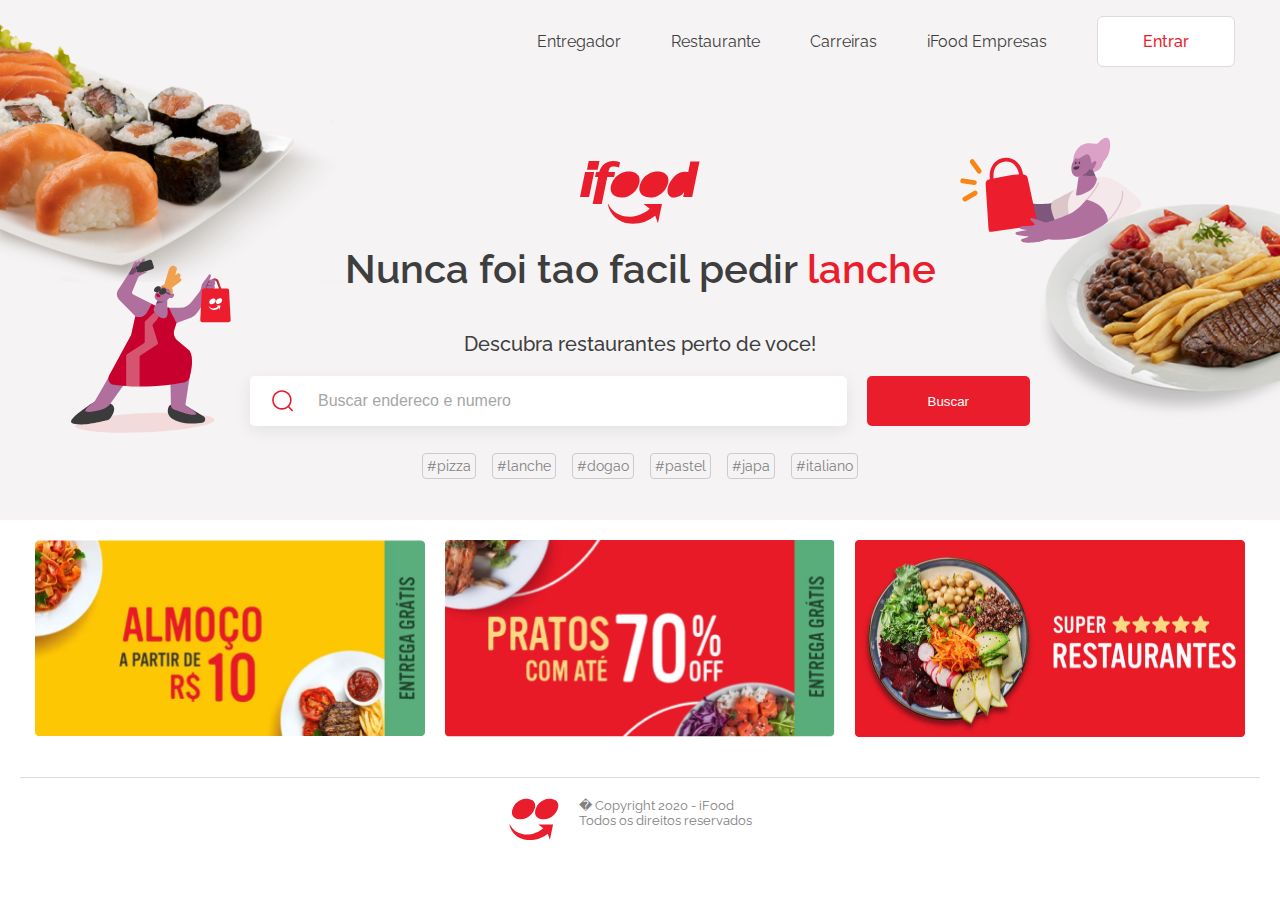
<file: Projects/ifood_layout/index.html>
<!DOCTYPE html>
<html lang="en">
<head>
    <meta charset="UTF-8">
    <meta name="viewport" content="width=device-width, initial-scale=1.0">
    <link rel="stylesheet" href="css/styles.css">
    <link
        href="https://fonts.googleapis.com/css2?family=Raleway:wght@300;400;500;600&display=swap"
        rel="stylesheet"
	/>
    <title>Ifood</title>
</head>
<body>
    <div class="container">
        <div class="hero">
            <!--HEADER-->
            <div class="header">
                <ul>
                    <li><a href="">Entregador</a></li>
                    <li><a href="">Restaurante</a></li>
                    <li><a href="">Carreiras</a></li>
                    <li><a href="">iFood Empresas</a></li>
                    <li>Entrar</li>
                </ul>
            </div>

            <!--BG-->

            <div class="bg">
                <div class="left">
                    <img src="images/dish-left.png" alt="">
                    <img class="svg" src="images/left.svg" alt="">
                </div>
                <div class="right">
                    <img class="svg" src="images/right.svg" alt="">
                    <img src="images/dish-right.png" alt="">
                </div>
                <div class="content">
                    <img src="images/logo.svg" alt="" class="logo">
                    <h2>Nunca foi tao facil pedir <span>lanche</span></h2>
                    <p>Descubra restaurantes perto de voce!</p>
                    <div class="form">
                        <div class="search">
                            <img src="images/search.svg" alt="">
                            <input type="text" placeholder="Buscar endereco e numero">
                        </div>
                        <button>Buscar</button>
                    </div>
                    <div class="tags">
                        <span>#pizza</span>
                        <span>#lanche</span>
                        <span>#dogao</span>
                        <span>#pastel</span>
                        <span>#japa</span>
                        <span>#italiano</span>
                    </div>
                </div>
            </div>
        </div>

        <div class="banner">
            <img src="images/landing-banner-1.png" alt="">
            <img src="images/landing-banner-2.png" alt="">
            <img src="images/landing-banner-3.png" alt="">
        </div>

        <div class="footer">
            <img src="images/logofooter.svg" alt="">
            <span>� Copyright 2020 - iFood <br />Todos os direitos reservados</span>
        </div>
    </div>
</body>
</html>
</file>
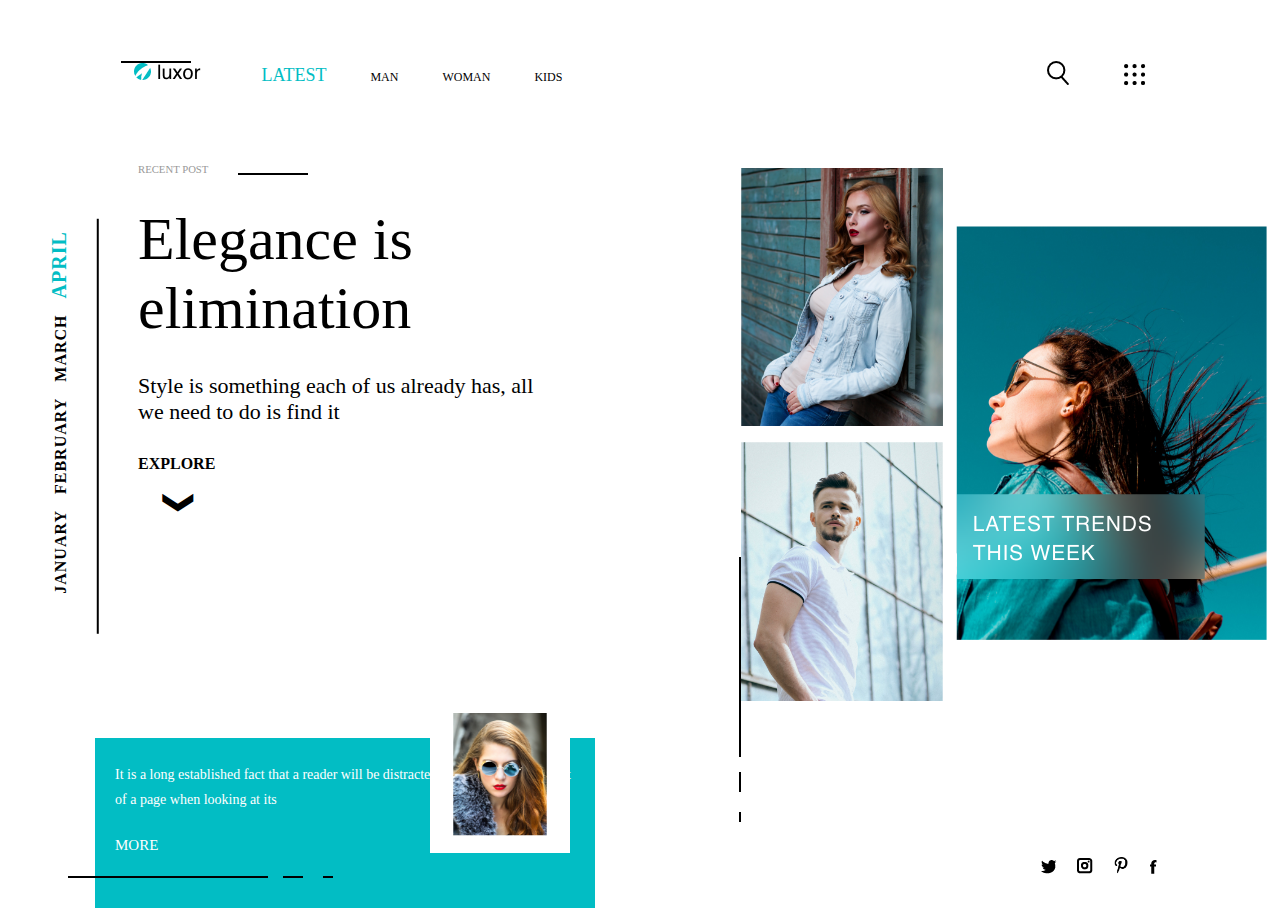
<file: Projects/web/index.html>
<!DOCTYPE html>
<html lang="pt-br">
<head>
    <meta charset="UTF-8">
    <meta name="viewport" content="width=device-width, initial-scale=1.0">
    <meta http-equiv="X-UA-Compatible" content="ie=edge">
    <link rel="stylesheet" href="style.css">
    <title>Document</title>
</head>
<body>
    <div class="navbar">
        <div class="log">
            <img src="Luxorxd_all_img/logo.png" alt="">
        </div>
        <div class="menu">
            <ul>
                <li><span>LATEST</span></li>
                <li>MAN</li>
                <li>WOMAN</li>
                <li>KIDS</li>
            </ul>
            <div class="menu-icon">
                <img src="Luxorxd_all_img/search.png" alt="">
                <img src="Luxorxd_all_img/menu.png" alt="">
            </div>
        </div>
    </div>
    <div class="banner">
        <div class="left-col">
            <div class="banner-text">
                <h6>RECENT POST</h6>
                <h1>Elegance is elimination</h1>
                <p>Style is something each of us already has, all we need to do is find it</p>
                <h4>EXPLORE</h4>
            </div>
            <div class="small-img">
                <p>
                    It is a long established fact that a reader will be distracted by the readable content of a page when looking at its
                    <span>MORE</span>
                </p>
                <img src="Luxorxd_all_img/small-image.png" alt="">
            </div>
            <div class="black-line">
                <span></span>
            </div>
            <div class="vertical-menu">
                <ul>
                    <li>JANUARY</li>
                    <li>FEBRUARY</li>
                    <li>MARCH</li>
                    <li><span>APRIL</span></li>
                </ul>
            </div>
        </div>
        <div class="right-col">
            <div class="black-line line-2">
                <span></span>
            </div>
            <img src="Luxorxd_all_img/big-image.png" alt="">
            <div class="social-icons">
                <img src="Luxorxd_all_img/twitter.png" alt="">
                <img src="Luxorxd_all_img/instagram.png" alt="">
                <img src="Luxorxd_all_img/pinterest.png" alt="">
                <img src="Luxorxd_all_img/facebook.png" alt="">
            </div>
        </div>
    </div>
    
</body>
</html>
</file>
<file: Projects/ifood_layout/css/styles.css>
* {
    box-sizing: border-box;
}

body {
    height: 100vh;
    margin: 0 auto;
    font-family: "Raleway", Helvetica, sans-serif;
    font-size: 16px;
}

.container {
    width: 100%;
    height: 100%;
}

.hero {
    height: 80%;
    max-height: 520px;
    background: #F5F3F4;
}

.header {
    display: flex;
    justify-content: flex-end;
    margin: 0 45px; 
}

.header ul {
    display: flex;
    align-items: center;
}

.header ul li {
    list-style: none;
    margin: 0 25px;
    color: #3E3E3E;
}

.header ul li a {
    text-decoration: none;
    color: #3E3E3E;
}

.header ul li a:hover {
    color: #EA1D2C;
}

.header ul li:last-child {
    background: #FFF;
    padding: 15px 45px;
    margin: 0 0 0 25px;
    border-radius: 6px;
    border: 1px solid #DCDCDC;
    color: #EA1D2C;
    font-weight: 500;
    transition: 0.3s;
}

.header ul li:last-child:hover {
    background: #EA1D2C;
    color: #fff;
}

.bg {
    display: flex;
    height: 100%;
    padding-bottom: 20px;
}

.left img {
    position: absolute;
    width: 400px;
    top: 0;
    left: 0;
}

.left .svg {
    width: 160px;
    height: 180px;
    left: 71px;
    top: 257px;
}

.right img {
    position: absolute;
    width: 240px;
    top: 204px;
    right: 0;
}

.right .svg {
    width: 198px;
    height: 172px;
    right: 138px;
    top: 106px;
    transform: rotate(-8deg);
}

.content {
    width: 100%;
    display: flex;
    flex-direction: column;
    justify-content: center;
    align-items: center;
}

.content .logo {
    width: 120px;
}

.content h2 {
    font-size: 2.5rem;
    color: #3E3E3E;
    font-weight: 600;
    margin: 20px 0;
}

.content h2 span {
    color: #EA1D2C;
}
.content p {
    color: #3e3e3e;
    font-size: 1.25rem;
    font-weight: 500;
}

.form {
    width: 100%;
    max-width: 780px;
    display: flex;
}

.form .search {
    width: 100%;
    max-width: 650px;
    background: #fff;
    height: 50px;
    border-radius: 5px;
    margin-right: 20px;
    display: flex;
    box-shadow: 0 4px 16px rgba(0,0,0,0.08);
}

.form .search img {
    width: 26px;
    margin: 0 20px;
}

.form .search input {
    width: 100%;
    background: transparent;
    border: 0;
    outline: none;
    font-size: 1rem;
}

.form .search input::placeholder {
    font-weight: 400;
    color: #a6a6a6;
}

.form button {
    width: 210px;
    background: #EA1D2C;
    color: #fff;
    font-weight: 400;
    border: 0;
    border-radius: 5px;
    transition: 0.3s;
}

.form button:hover {
    background: #c2121f;
}

.tags {
    margin: 30px 0;
}

.tags span {
    font-size: 0.875rem;
    font-weight: 400;
    color: #818181;
    border: 1px solid #CCC;
    padding: 4px;
    border-radius: 4px;
    margin: 6px;
}

.banner {
    display: flex;
    justify-content: center;
    padding: 20px;
}

.banner img {
    width: 100%;
    max-width: 390px;
    margin: 0 10px;
    transition: 0.2s;
}

.banner img:hover {
    transform: scale(1.02);
}

.footer {
    margin: 20px;
    border-top: 1px solid #DCDCDC;
    display: flex;
    padding: 20px 0;
    justify-content: center;
}

.footer img {
    width: 50px;
}

.footer span {
    font-size: 0.8125rem;
    color: #818181;
    margin: 0 20px;
}
</file>
<file: Projects/web/style.css>
.navbar {
    width: 80%;
    height: 15vh;
    display: flex;
    align-items: center;
    margin: auto;
    position: relative;
}

.logo {
    flex-basis: 50%;
}

.menu {
    flex-basis: 100%;
    display: flex;
    align-items: center;
    position: relative;
}

.menu ul li {
    list-style: none;
    display: inline-block;
    margin: 0 20px;
    font-size: 12px;
    cursor: pointer;
}

.menu span {
    font-size: 18px;
    color: #02bdc4;
}

.menu ul::after {
    content: '';
    height: 2px;
    width: 70px;
    background: #000;
    position: absolute;
    left: -80px;
    top: 12px;
}

.menu-icon {
    position: absolute;
    right: 0;
}

.menu-icon img {
    margin-left: 50px;
}

.banner {
    display: flex;
}

.left-col {
    flex-basis: 50%;
    height: 85vh;
    position: relative;
}

.banner-text {
    width: 400px;
    position: absolute;
    left: 130px;
    top: 0;
}

.banner-text h6 {
    color: #999;
    font-weight: 400;
    margin-top: 20px;
    position: relative;
}

.banner-text h6::after {
    content: '';
    height: 2px;
    width: 70px;
    background: #000;
    position: absolute;
    left: 100px;
    top: 10px;
}

.banner-text h1 {
    font-size: 60px;
    font-weight: 400;
    margin: 30px 0;
}

.banner-text p {
    font-size: 22px;
}

.banner-text h4 {
    margin-top: 30px;
    position: relative;
}

.banner-text h4::after {
    content: '\276f';
    font-size: 30px;
    position: absolute;
    top: 30px;
    left: 30px;
    transform: rotate(90deg);
}

.small-img {
    width: 500px;
    height: 170px;
    background: #02bdc4;
    display: flex;
    color: #fff;
    position: absolute;
    bottom: 0;
    right: 45px;
}

.small-img p {
    widows: 270px;
    line-height: 25px;
    font-size: 14px;
    padding: 10px 10px 0 20px;
}

.small-img p span {
    font-size: 15px;
    position: absolute;
    left: 20px;
    bottom: 50px;
}

.small-img img {
    position: absolute;
    bottom: 55px;
    right: 25px;
}

.black-line {
    width: 200px;
    height: 2px;
    background: #000;
    position: absolute;
    bottom: 30px;
    left: 60px;
}

.black-line span {
    height: 2px;
    width: 20px;
    background: #000;
    position: absolute;
    top: 0;
    left: 215px;
}

.black-line span::after {
    content: '';
    width: 10px;
    height: 2px;
    background: #000;
    position: absolute;
    top: 0;
    left: 40px;
}

.right-col {
    flex-basis: 50%;
    position: relative;
    padding-top: 2%;
}

.right-col img {
    margin-left: 16%;
}

.line-2 {
    bottom: 250px;
    left: 0;
    transform: rotate(90deg);
}

.social-icons {
    position: absolute;
    right: 115px;
    bottom: 30px;
}

.social-icons img {
    margin-left: 16px;
}

.vertical-menu {
    border-bottom: 2px solid #000;
    padding-bottom: 10px;
    position: absolute;
    top: 250px;
    left: -150px;
    transform: rotate(-90deg);
}

.vertical-menu ul li {
    display: inline-block;
    margin-right: 12px;
    letter-spacing: 1px;
    font-weight: 600;
}

.vertical-menu span {
    font-size: 20px;
    color: #02bdc4;
}
</file>
